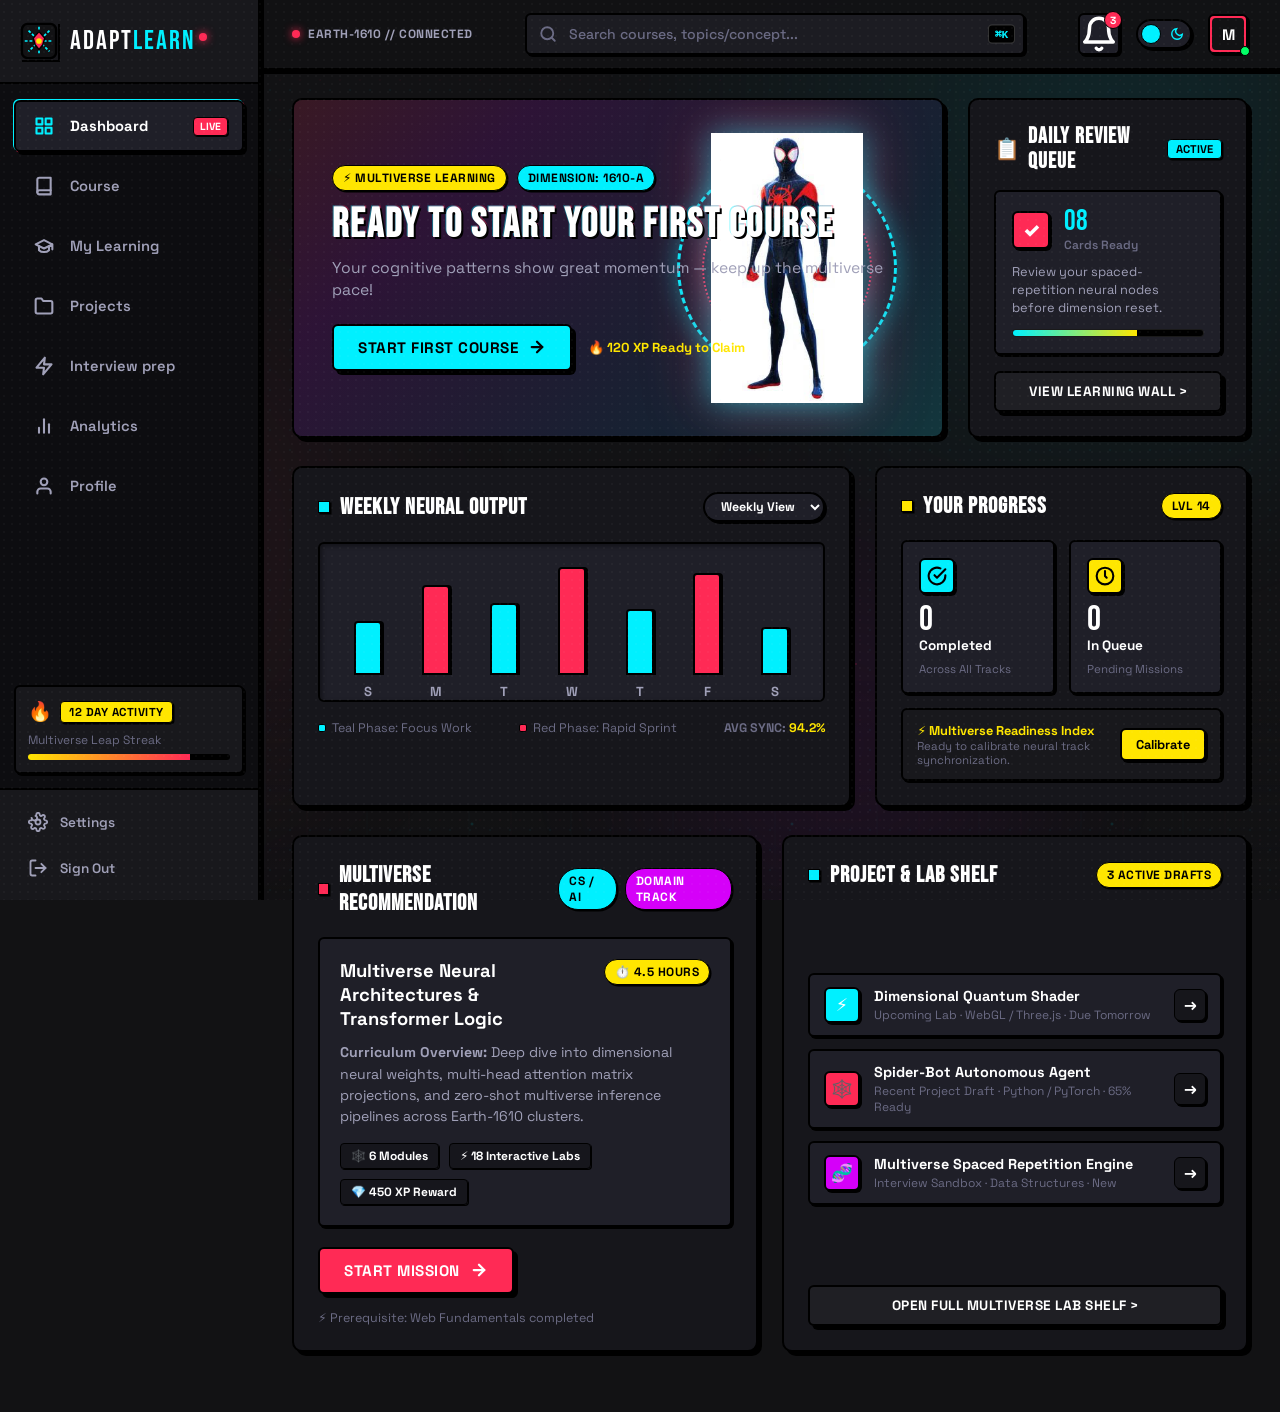
<file: index.html>
<!DOCTYPE html>
<html lang="en" data-theme="dark">

<head>
    <meta charset="UTF-8">
    <meta name="viewport" content="width=device-width, initial-scale=1.0">
    <meta name="description"
        content="ADAPTLEARN — Spider-Verse Neo-Brutalist Gamified Multiverse Learning Dashboard. Track neural activity, courses, missions, review queues, and streaks.">
    <title>ADAPTLEARN | Multiverse Learning Dashboard</title>
    <link rel="preconnect" href="https://fonts.googleapis.com">
    <link rel="preconnect" href="https://fonts.gstatic.com" crossorigin>
    <link
        href="https://fonts.googleapis.com/css2?family=Bebas+Neue&family=Space+Grotesk:wght@400;500;600;700&family=Inter:wght@400;500;600;700;800&family=Bangers&display=swap"
        rel="stylesheet">
    <link rel="stylesheet" href="index.css">
</head>

<body>
    <!-- Parallax Multiverse Background Layers -->
    <div class="antigravity-bg" id="antigravity-bg">
        <div class="bg-layer bg-layer--stars" id="layer-stars"></div>
        <div class="bg-layer bg-layer--cityscape" id="layer-cityscape"></div>
        <div class="bg-layer bg-layer--comic-grid" id="layer-comic-grid"></div>
        <div class="bg-layer bg-layer--shards" id="layer-shards"></div>
    </div>

    <!-- ========== 1. LEFT SIDEBAR NAVIGATION ========== -->
    <aside class="sidebar" id="sidebar">
        <!-- Brand Header: ADAPTLEARN in bold comic-slab with neon red accent dot -->
        <div class="sidebar-logo">
            <div class="logo-icon-wrap">
                <svg class="logo-spider-glyph" viewBox="0 0 40 40" fill="none" xmlns="http://www.w3.org/2000/svg">
                    <rect x="2" y="2" width="36" height="36" rx="6" fill="#121214" stroke="#000000"
                        stroke-width="2.5" />
                    <path d="M20 5 L20 35 M5 20 L35 20 M9 9 L31 31 M31 9 L9 31" stroke="#00F0FF" stroke-width="1.8"
                        stroke-dasharray="3 2" />
                    <polygon points="20,10 26,17 24,24 20,29 16,24 14,17" fill="#FF2A55" stroke="#000000"
                        stroke-width="1.5" />
                    <circle cx="20" cy="20" r="3" fill="#FFE600" />
                </svg>
            </div>
            <span class="logo-text">ADAPT<span class="logo-learn">LEARN</span><span class="logo-dot"></span></span>
        </div>

        <!-- Navigation Links (7 Main Tabs) -->
        <nav class="sidebar-nav">
            <!-- 1. Dashboard (Active state with bold border + cyan/red glitch highlight) -->
            <button class="nav-item active" data-page="dashboard" id="nav-dashboard">
                <div class="nav-icon-box">
                    <svg class="nav-icon" viewBox="0 0 24 24" fill="none" stroke="currentColor" stroke-width="2.5"
                        stroke-linecap="round" stroke-linejoin="round">
                        <rect x="3" y="3" width="7" height="7" />
                        <rect x="14" y="3" width="7" height="7" />
                        <rect x="14" y="14" width="7" height="7" />
                        <rect x="3" y="14" width="7" height="7" />
                    </svg>
                </div>
                <span>Dashboard</span>
                <div class="nav-glitch-badge">LIVE</div>
            </button>

            <!-- 2. Course -->
            <button class="nav-item" data-page="course" id="nav-course">
                <div class="nav-icon-box">
                    <svg class="nav-icon" viewBox="0 0 24 24" fill="none" stroke="currentColor" stroke-width="2.5"
                        stroke-linecap="round" stroke-linejoin="round">
                        <path d="M4 19.5A2.5 2.5 0 0 1 6.5 17H20" />
                        <path d="M6.5 2H20v20H6.5A2.5 2.5 0 0 1 4 19.5v-15A2.5 2.5 0 0 1 6.5 2z" />
                    </svg>
                </div>
                <span>Course</span>
            </button>

            <!-- 3. My Learning -->
            <button class="nav-item" data-page="my-learning" id="nav-my-learning">
                <div class="nav-icon-box">
                    <svg class="nav-icon" viewBox="0 0 24 24" fill="none" stroke="currentColor" stroke-width="2.5"
                        stroke-linecap="round" stroke-linejoin="round">
                        <path d="M22 10v6M2 10l10-5 10 5-10 5z" />
                        <path d="M6 12v5c3 3 9 3 12 0v-5" />
                    </svg>
                </div>
                <span>My Learning</span>
            </button>

            <!-- 4. Projects -->
            <button class="nav-item" data-page="projects" id="nav-projects">
                <div class="nav-icon-box">
                    <svg class="nav-icon" viewBox="0 0 24 24" fill="none" stroke="currentColor" stroke-width="2.5"
                        stroke-linecap="round" stroke-linejoin="round">
                        <path d="M22 19a2 2 0 0 1-2 2H4a2 2 0 0 1-2-2V5a2 2 0 0 1 2-2h5l2 3h9a2 2 0 0 1 2 2z" />
                    </svg>
                </div>
                <span>Projects</span>
            </button>

            <!-- 5. Interview Prep -->
            <button class="nav-item" data-page="interview-prep" id="nav-interview-prep">
                <div class="nav-icon-box">
                    <svg class="nav-icon" viewBox="0 0 24 24" fill="none" stroke="currentColor" stroke-width="2.5"
                        stroke-linecap="round" stroke-linejoin="round">
                        <polygon points="13 2 3 14 12 14 11 22 21 10 12 10 13 2" />
                    </svg>
                </div>
                <span>Interview prep</span>
            </button>

            <!-- 6. Analytics -->
            <button class="nav-item" data-page="analytics" id="nav-analytics">
                <div class="nav-icon-box">
                    <svg class="nav-icon" viewBox="0 0 24 24" fill="none" stroke="currentColor" stroke-width="2.5"
                        stroke-linecap="round" stroke-linejoin="round">
                        <line x1="18" y1="20" x2="18" y2="10" />
                        <line x1="12" y1="20" x2="12" y2="4" />
                        <line x1="6" y1="20" x2="6" y2="14" />
                    </svg>
                </div>
                <span>Analytics</span>
            </button>

            <!-- 7. Profile -->
            <button class="nav-item" data-page="profile" id="nav-profile">
                <div class="nav-icon-box">
                    <svg class="nav-icon" viewBox="0 0 24 24" fill="none" stroke="currentColor" stroke-width="2.5"
                        stroke-linecap="round" stroke-linejoin="round">
                        <path d="M20 21v-2a4 4 0 0 0-4-4H8a4 4 0 0 0-4 4v2" />
                        <circle cx="12" cy="7" r="4" />
                    </svg>
                </div>
                <span>Profile</span>
            </button>
        </nav>

        <!-- Bottom Sidebar Widget: Daily Streak Card -->
        <div class="sidebar-streak-wrap">
            <div class="daily-streak-card neo-box">
                <div class="streak-card-top">
                    <span class="streak-flame-icon">🔥</span>
                    <span class="streak-badge-yellow">12 DAY ACTIVITY</span>
                </div>
                <div class="streak-card-body">
                    <div class="streak-meta-text">Multiverse Leap Streak</div>
                    <div class="streak-mini-progress">
                        <div class="streak-mini-bar" style="width: 80%"></div>
                    </div>
                </div>
            </div>
        </div>

        <!-- Settings & Sign Out Anchored at Bottom -->
        <div class="sidebar-bottom">
            <button class="nav-item nav-item--small" id="nav-settings">
                <svg class="nav-icon" viewBox="0 0 24 24" fill="none" stroke="currentColor" stroke-width="2.2"
                    stroke-linecap="round" stroke-linejoin="round">
                    <circle cx="12" cy="12" r="3" />
                    <path
                        d="M19.4 15a1.65 1.65 0 0 0 .33 1.82l.06.06a2 2 0 0 1 0 2.83 2 2 0 0 1-2.83 0l-.06-.06a1.65 1.65 0 0 0-1.82-.33 1.65 1.65 0 0 0-1 1.51V21a2 2 0 0 1-2 2 2 2 0 0 1-2-2v-.09A1.65 1.65 0 0 0 9 19.4a1.65 1.65 0 0 0-1.82.33l-.06.06a2 2 0 0 1-2.83 0 2 2 0 0 1 0-2.83l.06-.06A1.65 1.65 0 0 0 4.68 15a1.65 1.65 0 0 0-1.51-1H3a2 2 0 0 1-2-2 2 2 0 0 1 2-2h.09A1.65 1.65 0 0 0 4.6 9a1.65 1.65 0 0 0-.33-1.82l-.06-.06a2 2 0 0 1 0 2.83 2 2 0 0 1 2.83 0l.06.06A1.65 1.65 0 0 0 9 4.68a1.65 1.65 0 0 0 1-1.51V3a2 2 0 0 1 2-2 2 2 0 0 1 2 2v.09a1.65 1.65 0 0 0 1 1.51 1.65 1.65 0 0 0 1.82-.33l.06-.06a2 2 0 0 1 2.83 0 2 2 0 0 1 0 2.83l-.06.06A1.65 1.65 0 0 0 19.4 9a1.65 1.65 0 0 0 1.51 1H21a2 2 0 0 1 2 2 2 2 0 0 1-2 2h-.09a1.65 1.65 0 0 0-1.51 1z" />
                </svg>
                <span>Settings</span>
            </button>
            <button class="nav-item nav-item--small nav-item--signout" id="nav-signout">
                <svg class="nav-icon" viewBox="0 0 24 24" fill="none" stroke="currentColor" stroke-width="2.2"
                    stroke-linecap="round" stroke-linejoin="round">
                    <path d="M9 21H5a2 2 0 0 1-2-2V5a2 2 0 0 1 2-2h4" />
                    <polyline points="16 17 21 12 16 7" />
                    <line x1="21" y1="12" x2="9" y2="12" />
                </svg>
                <span>Sign Out</span>
            </button>
        </div>
    </aside>

    <!-- ========== MAIN CONTENT WRAPPER ========== -->
    <div class="main-wrapper">
        <!-- ========== 2. TOP HEADER ========== -->
        <header class="header" id="header">
            <div class="header-left">
                <button class="mobile-menu-btn" id="mobile-menu-btn" aria-label="Toggle menu">
                    <svg viewBox="0 0 24 24" fill="none" stroke="currentColor" stroke-width="2.5">
                        <line x1="3" y1="6" x2="21" y2="6" />
                        <line x1="3" y1="12" x2="21" y2="12" />
                        <line x1="3" y1="18" x2="21" y2="18" />
                    </svg>
                </button>
                <div class="header-dimension-tag">
                    <span class="pulse-dot"></span>
                    <span class="dim-label">EARTH-1610 // CONNECTED</span>
                </div>
            </div>

            <!-- Global Search Bar: Centered input with hard-edged border -->
            <div class="header-search">
                <svg class="search-icon" viewBox="0 0 24 24" fill="none" stroke="currentColor" stroke-width="2.5"
                    stroke-linecap="round" stroke-linejoin="round">
                    <circle cx="11" cy="11" r="8" />
                    <line x1="21" y1="21" x2="16.65" y2="16.65" />
                </svg>
                <input type="text" class="search-input neo-input" id="search-input"
                    placeholder="Search courses, topics/concept..." autocomplete="off">
                <kbd class="search-kbd">⌘K</kbd>
            </div>

            <!-- Top Right Actions: Theme toggle & notification icons -->
            <div class="header-right">
                <!-- Notifications icon -->
                <button class="header-action-btn neo-btn-icon" id="notif-btn" aria-label="Notifications"
                    title="Notifications">
                    <svg viewBox="0 0 24 24" fill="none" stroke="currentColor" stroke-width="2.2" stroke-linecap="round"
                        stroke-linejoin="round">
                        <path d="M18 8A6 6 0 0 0 6 8c0 7-3 9-3 9h18s-3-2-3-9" />
                        <path d="M13.73 21a2 2 0 0 1-3.46 0" />
                    </svg>
                    <span class="notif-badge">3</span>
                </button>

                <!-- Dark / Light Mode Quick Toggle -->
                <div class="theme-toggle" id="theme-toggle" role="button" aria-label="Toggle dark/light mode"
                    tabindex="0">
                    <div class="theme-toggle-track">
                        <svg class="theme-icon theme-icon--sun" viewBox="0 0 24 24" fill="none" stroke="currentColor"
                            stroke-width="2.5">
                            <circle cx="12" cy="12" r="5" />
                            <line x1="12" y1="1" x2="12" y2="3" />
                            <line x1="12" y1="21" x2="12" y2="23" />
                            <line x1="4.22" y1="4.22" x2="5.64" y2="5.64" />
                            <line x1="18.36" y1="18.36" x2="19.78" y2="19.78" />
                            <line x1="1" y1="12" x2="3" y2="12" />
                            <line x1="21" y1="12" x2="23" y2="12" />
                            <line x1="4.22" y1="19.78" x2="5.64" y2="18.36" />
                            <line x1="18.36" y1="5.64" x2="19.78" y2="4.22" />
                        </svg>
                        <svg class="theme-icon theme-icon--moon" viewBox="0 0 24 24" fill="none" stroke="currentColor"
                            stroke-width="2.5">
                            <path d="M21 12.79A9 9 0 1 1 11.21 3 7 7 0 0 0 21 12.79z" />
                        </svg>
                        <div class="theme-toggle-thumb"></div>
                    </div>
                </div>

                <!-- User Profile Avatar -->
                <div class="header-avatar" id="header-avatar" title="Miles Morales">
                    <div class="avatar-ring">
                        <div class="avatar-inner">M</div>
                    </div>
                    <div class="avatar-status"></div>
                </div>
            </div>
        </header>

        <!-- ========== 3. MAIN CONTENT GRID ========== -->
        <main class="content" id="content">

            <!-- ===== TAB 1: DASHBOARD PAGE ===== -->
            <section class="page page--dashboard active" id="page-dashboard">

                <!-- ─── TOP SECTION: HERO BANNER & REVIEW QUEUE CARD ─── -->
                <div class="dashboard-top-section">
                    <!-- Hero Banner (Multiverse Learning - 70% width) -->
                    <div class="hero-banner neo-card neo-card--hero">
                        <!-- Gradient Wash Background with Stylized Miles Silhouette -->
                        <div class="hero-bg-wash"></div>
                        <div class="hero-visual-graphic">
                            <!-- Integrated Miles Morales Artwork with Neo-Brutalist Frame -->
                            <div class="hero-character-portal">
                                <div class="portal-ring-outer"></div>
                                <div class="portal-ring-inner"></div>
                                <img src="unnamed.jpg" alt="Miles Morales Spider-Verse" class="hero-character-img">
                                <div class="hero-character-glow"></div>
                            </div>
                        </div>

                        <div class="hero-content">
                            <!-- Top Tag: Electric yellow pill tag reading Multiverse Learning -->
                            <div class="hero-tag-wrap">
                                <span class="tag-pill tag-pill--yellow">⚡ Multiverse Learning</span>
                                <span class="tag-pill tag-pill--cyan">DIMENSION: 1610-A</span>
                            </div>

                            <!-- Main Title: Heavy uppercase headline -->
                            <h1 class="hero-headline glitch-text" data-text="READY TO START YOUR FIRST COURSE">READY TO
                                START YOUR FIRST COURSE</h1>

                            <!-- Subtext -->
                            <p class="hero-subtext">Your cognitive patterns show great momentum — keep up the multiverse
                                pace!</p>

                            <!-- Primary CTA: Neo-brutalist button with cyan/neon-blue fill, black border, offset drop shadow -->
                            <div class="hero-cta-wrap">
                                <button class="neo-btn neo-btn--cyan" id="hero-cta-btn">
                                    <span>Start First Course</span>
                                    <svg class="btn-arrow" viewBox="0 0 24 24" fill="none" stroke="currentColor"
                                        stroke-width="3" stroke-linecap="round" stroke-linejoin="round">
                                        <line x1="5" y1="12" x2="19" y2="12" />
                                        <polyline points="12 5 19 12 12 19" />
                                    </svg>
                                </button>
                                <span class="hero-sub-badge">🔥 120 XP Ready to Claim</span>
                            </div>
                        </div>
                    </div>

                    <!-- Review Queue Card (30% width) -->
                    <div class="review-queue-card neo-card">
                        <div class="queue-header">
                            <div class="queue-title-wrap">
                                <span class="queue-icon">📋</span>
                                <h2 class="queue-title">Daily Review Queue</h2>
                            </div>
                            <span class="queue-status-tag">ACTIVE</span>
                        </div>

                        <div class="queue-metric-box neo-box">
                            <div class="queue-badge-row">
                                <div class="queue-checkmark-badge">✓</div>
                                <div class="queue-counter-wrap">
                                    <span class="queue-count-number">08</span>
                                    <span class="queue-count-label">Cards Ready</span>
                                </div>
                            </div>
                            <p class="queue-desc">Review your spaced-repetition neural nodes before dimension reset.</p>
                            <div class="queue-progress-bar">
                                <div class="queue-progress-fill" style="width: 65%"></div>
                            </div>
                        </div>

                        <!-- Action Link: Bottom button reading "View Learning Wall >" -->
                        <button class="neo-btn neo-btn--outline queue-cta-btn" id="btn-view-learning-wall">
                            <span>View Learning Wall &gt;</span>
                        </button>
                    </div>
                </div>

                <!-- ─── MIDDLE SECTION: NEURAL ACTIVITY & QUICK PROGRESS ─── -->
                <div class="dashboard-middle-section">
                    <!-- Weekly Activity Chart (Neural Output - 60% width) -->
                    <div class="neural-activity-card neo-card">
                        <div class="card-header">
                            <div class="card-title-group">
                                <div class="accent-square accent-square--teal"></div>
                                <h2 class="card-title">Weekly Neural Output</h2>
                            </div>
                            <!-- Weekly / Daily Dropdown Pill -->
                            <div class="pill-dropdown-wrap">
                                <select class="neo-dropdown-pill" id="neural-frequency-select"
                                    aria-label="Frequency Range">
                                    <option value="weekly">Weekly View</option>
                                    <option value="daily">Daily View</option>
                                </select>
                            </div>
                        </div>

                        <!-- Data Visualization: 7-day vertical bar chart (S, M, T, W, T, F, S) with alternating teal and neon red brutalist solid bars -->
                        <div class="neural-chart-wrap">
                            <div class="neural-bar-chart" id="neural-bar-chart">
                                <!-- Day 1: S (Sunday) - Teal -->
                                <div class="neural-bar-col">
                                    <div class="bar-track">
                                        <div class="bar-fill bar-fill--teal" style="height: 45%" data-val="4.5h"
                                            title="Sun: 4.5h Neural Output"></div>
                                    </div>
                                    <span class="bar-day-label">S</span>
                                </div>
                                <!-- Day 2: M (Monday) - Neon Red -->
                                <div class="neural-bar-col">
                                    <div class="bar-track">
                                        <div class="bar-fill bar-fill--red" style="height: 75%" data-val="7.5h"
                                            title="Mon: 7.5h Neural Output"></div>
                                    </div>
                                    <span class="bar-day-label">M</span>
                                </div>
                                <!-- Day 3: T (Tuesday) - Teal -->
                                <div class="neural-bar-col">
                                    <div class="bar-track">
                                        <div class="bar-fill bar-fill--teal" style="height: 60%" data-val="6.0h"
                                            title="Tue: 6.0h Neural Output"></div>
                                    </div>
                                    <span class="bar-day-label">T</span>
                                </div>
                                <!-- Day 4: W (Wednesday) - Neon Red -->
                                <div class="neural-bar-col">
                                    <div class="bar-track">
                                        <div class="bar-fill bar-fill--red" style="height: 90%" data-val="9.0h"
                                            title="Wed: 9.0h Neural Output"></div>
                                    </div>
                                    <span class="bar-day-label">W</span>
                                </div>
                                <!-- Day 5: T (Thursday) - Teal -->
                                <div class="neural-bar-col">
                                    <div class="bar-track">
                                        <div class="bar-fill bar-fill--teal" style="height: 55%" data-val="5.5h"
                                            title="Thu: 5.5h Neural Output"></div>
                                    </div>
                                    <span class="bar-day-label">T</span>
                                </div>
                                <!-- Day 6: F (Friday) - Neon Red -->
                                <div class="neural-bar-col">
                                    <div class="bar-track">
                                        <div class="bar-fill bar-fill--red" style="height: 85%" data-val="8.5h"
                                            title="Fri: 8.5h Neural Output"></div>
                                    </div>
                                    <span class="bar-day-label">F</span>
                                </div>
                                <!-- Day 7: S (Saturday) - Teal -->
                                <div class="neural-bar-col">
                                    <div class="bar-track">
                                        <div class="bar-fill bar-fill--teal" style="height: 40%" data-val="4.0h"
                                            title="Sat: 4.0h Neural Output"></div>
                                    </div>
                                    <span class="bar-day-label">S</span>
                                </div>
                            </div>

                            <div class="chart-footer-metrics">
                                <div class="chart-stat-chip">
                                    <span class="chip-dot chip-dot--teal"></span>
                                    <span>Teal Phase: Focus Work</span>
                                </div>
                                <div class="chart-stat-chip">
                                    <span class="chip-dot chip-dot--red"></span>
                                    <span>Red Phase: Rapid Sprint</span>
                                </div>
                                <div class="chart-total-stat">
                                    <span class="total-label">AVG SYNC:</span>
                                    <span class="total-val">94.2%</span>
                                </div>
                            </div>
                        </div>
                    </div>

                    <!-- Your Progress Widget (40% width) -->
                    <div class="your-progress-card neo-card">
                        <div class="card-header">
                            <div class="card-title-group">
                                <div class="accent-square accent-square--yellow"></div>
                                <h2 class="card-title">Your Progress</h2>
                            </div>
                            <span class="tag-pill tag-pill--yellow">LVL 14</span>
                        </div>

                        <div class="progress-tiles-grid">
                            <!-- Metric 1: Boxed tile displaying [Icon] 0 Completed -->
                            <div class="progress-metric-tile neo-box">
                                <div class="metric-icon-wrap icon--completed">
                                    <svg viewBox="0 0 24 24" fill="none" stroke="currentColor" stroke-width="2.5"
                                        stroke-linecap="round" stroke-linejoin="round">
                                        <path d="M22 11.08V12a10 10 0 1 1-5.93-9.14" />
                                        <polyline points="22 4 12 14.01 9 11.01" />
                                    </svg>
                                </div>
                                <div class="metric-info">
                                    <div class="metric-counter" id="prog-completed-count">0</div>
                                    <div class="metric-name">Completed</div>
                                </div>
                                <div class="metric-sub">Across All Tracks</div>
                            </div>

                            <!-- Metric 2: Boxed tile displaying [Icon] 0 In Queue -->
                            <div class="progress-metric-tile neo-box">
                                <div class="metric-icon-wrap icon--queue">
                                    <svg viewBox="0 0 24 24" fill="none" stroke="currentColor" stroke-width="2.5"
                                        stroke-linecap="round" stroke-linejoin="round">
                                        <circle cx="12" cy="12" r="10" />
                                        <polyline points="12 6 12 12 14 14" />
                                    </svg>
                                </div>
                                <div class="metric-info">
                                    <div class="metric-counter" id="prog-queue-count">0</div>
                                    <div class="metric-name">In Queue</div>
                                </div>
                                <div class="metric-sub">Pending Missions</div>
                            </div>
                        </div>

                        <!-- Mini Quick Action Banner -->
                        <div class="progress-banner-box neo-box">
                            <div class="banner-text-group">
                                <span class="banner-title">⚡ Multiverse Readiness Index</span>
                                <span class="banner-subtitle">Ready to calibrate neural track synchronization.</span>
                            </div>
                            <button class="neo-btn-sm neo-btn--yellow" id="btn-calibrate">Calibrate</button>
                        </div>
                    </div>
                </div>

                <!-- ─── BOTTOM SECTION: RECOMMENDED MISSIONS & ACTIVE TRACKS ─── -->
                <div class="dashboard-bottom-section">
                    <!-- Multiverse Recommendation Card (Left) -->
                    <div class="recommendation-card neo-card">
                        <div class="card-header">
                            <div class="card-title-group">
                                <div class="accent-square accent-square--red"></div>
                                <h2 class="card-title">Multiverse Recommendation</h2>
                            </div>
                            <!-- Dual pill badges: CS/AI, Domain Track -->
                            <div class="dual-badge-wrap">
                                <span class="tag-pill tag-pill--cyan">CS / AI</span>
                                <span class="tag-pill tag-pill--magenta">Domain Track</span>
                            </div>
                        </div>

                        <div class="mission-content-box neo-box">
                            <div class="mission-top-row">
                                <h3 class="mission-title">Multiverse Neural Architectures & Transformer Logic</h3>
                                <!-- Electric yellow duration/time badge -->
                                <span class="tag-pill tag-pill--yellow mission-time-badge">⏱️ 4.5 HOURS</span>
                            </div>

                            <p class="mission-curriculum-overview">
                                <strong>Curriculum Overview:</strong> Deep dive into dimensional neural weights,
                                multi-head attention matrix projections, and zero-shot multiverse inference pipelines
                                across Earth-1610 clusters.
                            </p>

                            <div class="mission-milestones-row">
                                <div class="milestone-chip">🕸️ 6 Modules</div>
                                <div class="milestone-chip">⚡ 18 Interactive Labs</div>
                                <div class="milestone-chip">💎 450 XP Reward</div>
                            </div>
                        </div>

                        <!-- CTA Button: "Start Mission" button with bold neon-red outline and hard-edge drop shadow -->
                        <div class="mission-action-row">
                            <button class="neo-btn neo-btn--red" id="btn-start-mission">
                                <span>Start Mission</span>
                                <svg class="btn-arrow" viewBox="0 0 24 24" fill="none" stroke="currentColor"
                                    stroke-width="3" stroke-linecap="round" stroke-linejoin="round">
                                    <line x1="5" y1="12" x2="19" y2="12" />
                                    <polyline points="12 5 19 12 12 19" />
                                </svg>
                            </button>
                            <span class="mission-hint">⚡ Prerequisite: Web Fundamentals completed</span>
                        </div>
                    </div>

                    <!-- Project/Resource Shelf (Right companion card) -->
                    <div class="project-shelf-card neo-card">
                        <div class="card-header">
                            <div class="card-title-group">
                                <div class="accent-square accent-square--teal"></div>
                                <h2 class="card-title">Project & Lab Shelf</h2>
                            </div>
                            <span class="tag-pill tag-pill--yellow">3 Active Drafts</span>
                        </div>

                        <div class="shelf-items-list" id="dashboard-shelf-list">
                            <!-- Lab Item 1 -->
                            <div class="shelf-item neo-box">
                                <div class="shelf-icon-badge badge--cyan">⚡</div>
                                <div class="shelf-item-details">
                                    <div class="shelf-item-title">Dimensional Quantum Shader</div>
                                    <div class="shelf-item-sub">Upcoming Lab · WebGL / Three.js · Due Tomorrow</div>
                                </div>
                                <button class="neo-btn-icon-sm" title="Resume Lab">→</button>
                            </div>

                            <!-- Lab Item 2 -->
                            <div class="shelf-item neo-box">
                                <div class="shelf-icon-badge badge--red">🕸️</div>
                                <div class="shelf-item-details">
                                    <div class="shelf-item-title">Spider-Bot Autonomous Agent</div>
                                    <div class="shelf-item-sub">Recent Project Draft · Python / PyTorch · 65% Ready
                                    </div>
                                </div>
                                <button class="neo-btn-icon-sm" title="Resume Project">→</button>
                            </div>

                            <!-- Lab Item 3 -->
                            <div class="shelf-item neo-box">
                                <div class="shelf-icon-badge badge--magenta">🧬</div>
                                <div class="shelf-item-details">
                                    <div class="shelf-item-title">Multiverse Spaced Repetition Engine</div>
                                    <div class="shelf-item-sub">Interview Sandbox · Data Structures · New</div>
                                </div>
                                <button class="neo-btn-icon-sm" title="Explore Sandbox">→</button>
                            </div>
                        </div>

                        <button class="neo-btn neo-btn--outline shelf-view-all" id="btn-view-all-projects">
                            <span>Open Full Multiverse Lab Shelf &gt;</span>
                        </button>
                    </div>
                </div>

            </section>

            <!-- ===== TAB 2: COURSE PAGE ===== -->
            <section class="page page--course" id="page-course">
                <div class="page-top-header neo-box">
                    <div class="page-title-wrap">
                        <span class="tag-pill tag-pill--red">DIMENSIONAL CATALOG</span>
                        <h1 class="page-title glitch-text" data-text="COURSE DIRECTORY">COURSE DIRECTORY</h1>
                        <p class="page-desc">Master cross-dimensional engineering, artificial intelligence, and software
                            paradigms across the multiverse.</p>
                    </div>
                    <div class="filter-bar">
                        <button class="filter-btn active" data-filter="all">All Tracks (15)</button>
                        <button class="filter-btn" data-filter="ai-ml">🤖 AI & Machine Learning (5)</button>
                        <button class="filter-btn" data-filter="web-dev">💻 Full Stack Web Dev (5)</button>
                        <button class="filter-btn" data-filter="ui-ux">🎨 UI/UX & Design (5)</button>
                        <button class="filter-btn" data-filter="in-progress">In Progress</button>
                        <button class="filter-btn" data-filter="completed">Completed</button>
                    </div>
                </div>
                <div class="courses-full-grid" id="courses-full-grid">
                    <!-- Populated by JS -->
                </div>
            </section>

            <!-- ===== TAB 3: MY LEARNING PAGE ===== -->
            <section class="page page--my-learning" id="page-my-learning">
                <div class="page-top-header neo-box">
                    <div class="page-title-wrap">
                        <span class="tag-pill tag-pill--cyan">ACTIVE SYNC</span>
                        <h1 class="page-title glitch-text" data-text="MY LEARNING REPOSITORY">MY LEARNING REPOSITORY
                        </h1>
                        <p class="page-desc">Your enrolled syllabus, ongoing modules, and neural memory checkpoint
                            history.</p>
                    </div>
                </div>
                <div class="my-learning-grid" id="my-learning-grid">
                    <!-- Populated dynamically -->
                </div>
            </section>

            <!-- ===== TAB 4: PROJECTS PAGE ===== -->
            <section class="page page--projects" id="page-projects">
                <div class="page-top-header neo-box">
                    <div class="page-title-wrap">
                        <span class="tag-pill tag-pill--yellow">MULTIVERSE LABS</span>
                        <h1 class="page-title glitch-text" data-text="PROJECT SHOWCASE">PROJECT SHOWCASE</h1>
                        <p class="page-desc">Real-world production builds, full-stack prototypes, and open-source
                            contributions.</p>
                    </div>
                </div>
                <div class="projects-full-grid" id="projects-full-grid">
                    <!-- Populated by JS -->
                </div>
            </section>

            <!-- ===== TAB 5: INTERVIEW PREP PAGE ===== -->
            <section class="page page--interview-prep" id="page-interview-prep">
                <div class="page-top-header neo-box">
                    <div class="page-title-wrap">
                        <span class="tag-pill tag-pill--magenta">FAANG & MULTIVERSE DRILLS</span>
                        <h1 class="page-title glitch-text" data-text="INTERVIEW PREP ARENA">INTERVIEW PREP ARENA</h1>
                        <p class="page-desc">Algorithmic duels, system architecture simulations, and behavioral
                            telemetry coaching.</p>
                    </div>
                </div>
                <div class="interview-prep-grid">
                    <div class="prep-card neo-card">
                        <div class="card-header">
                            <h2 class="card-title">⚔️ Daily Algorithmic Duel</h2>
                            <span class="tag-pill tag-pill--red">HARD</span>
                        </div>
                        <div class="neo-box prep-detail-box">
                            <h3>Multiverse Graph Traversal (Shortest Quantum Path)</h3>
                            <p>Find the minimum energy hops across 12 dimensional nodes with non-linear distortion
                                weights.</p>
                            <div class="prep-tags">
                                <span class="project-tag">Dijkstra</span>
                                <span class="project-tag">Dynamic Programming</span>
                                <span class="project-tag">Python</span>
                            </div>
                        </div>
                        <button class="neo-btn neo-btn--cyan" style="margin-top: 16px;">Launch Code Arena</button>
                    </div>

                    <div class="prep-card neo-card">
                        <div class="card-header">
                            <h2 class="card-title">🛡️ System Design Arena</h2>
                            <span class="tag-pill tag-pill--cyan">MID-LEVEL</span>
                        </div>
                        <div class="neo-box prep-detail-box">
                            <h3>Design a Zero-G Spaced Repetition Web Scaler</h3>
                            <p>Scale real-time telemetry events for 500,000 active multiverse learners using WebSockets
                                and Redis.</p>
                            <div class="prep-tags">
                                <span class="project-tag">Kafka</span>
                                <span class="project-tag">Redis</span>
                                <span class="project-tag">Architecture</span>
                            </div>
                        </div>
                        <button class="neo-btn neo-btn--red" style="margin-top: 16px;">Start Design Canvas</button>
                    </div>
                </div>

                <!-- ─── Interactive AI Interview Coach Chatbox Block ─── -->
                <div class="prep-chatbox-card neo-card" style="margin-top: 28px;">
                    <div class="card-header">
                        <div class="card-title-group">
                            <div class="accent-square accent-square--yellow"></div>
                            <h2 class="card-title">🤖 Multiverse AI Mock Interview Coach</h2>
                        </div>
                        <div class="chat-header-actions">
                            <span class="tag-pill tag-pill--yellow">⚡ GPT-4o NEURAL SYNC</span>
                            <span class="tag-pill tag-pill--cyan">LIVE DRILL</span>
                        </div>
                    </div>

                    <div class="chatbox-container neo-box">
                        <!-- Chat message thread -->
                        <div class="chat-messages-thread" id="chat-messages-thread">
                            <div class="chat-msg chat-msg--bot">
                                <div class="chat-avatar avatar--bot">🕷️</div>
                                <div class="chat-bubble neo-box">
                                    <div class="chat-sender">M.O.D.E.L. Interview AI <span class="chat-timestamp">Just
                                            now</span></div>
                                    <p>Welcome to the <strong>Multiverse Interview Arena</strong>, Miles! 👋</p>
                                    <p>I'm your real-time FAANG & Multiverse AI Coach. Choose a topic below or type your
                                        technical answer to begin mock simulation:</p>
                                    <div class="chat-quick-replies">
                                        <button class="quick-reply-btn"
                                            data-reply="Explain how to detect cycles in a directed quantum graph">🕸️
                                            Graph Cycles</button>
                                        <button class="quick-reply-btn"
                                            data-reply="How would you design a distributed cache with LRU eviction?">⚡
                                            Distributed Cache</button>
                                        <button class="quick-reply-btn"
                                            data-reply="What is the difference between supervised and self-supervised learning in transformers?">🤖
                                            Transformer Attention</button>
                                    </div>
                                </div>
                            </div>
                        </div>

                        <!-- Chat input bar -->
                        <form class="chat-input-form" id="chat-input-form">
                            <input type="text" class="chat-input neo-input" id="chat-input-field"
                                placeholder="Type your answer, ask for hints, or paste pseudo-code..."
                                autocomplete="off">
                            <button type="submit" class="neo-btn neo-btn--cyan chat-send-btn">
                                <span>Send</span>
                                <svg viewBox="0 0 24 24" fill="none" stroke="currentColor" stroke-width="2.5" width="16"
                                    height="16">
                                    <line x1="22" y1="2" x2="11" y2="13" />
                                    <polygon points="22 2 15 22 11 13 2 9 22 2" />
                                </svg>
                            </button>
                        </form>
                    </div>
                </div>
            </section>

            <!-- ===== TAB 6: ANALYTICS PAGE ===== -->
            <section class="page page--analytics" id="page-analytics">
                <div class="page-top-header neo-box">
                    <div class="page-title-wrap">
                        <span class="tag-pill tag-pill--cyan">TELEMETRY</span>
                        <h1 class="page-title glitch-text" data-text="NEURAL ANALYTICS">NEURAL ANALYTICS</h1>
                        <p class="page-desc">Comprehensive learning metrics, velocity telemetry, and mastery breakdowns.
                        </p>
                    </div>
                </div>
                <div class="analytics-grid">
                    <div class="card analytics-stat-card neo-card">
                        <div class="analytics-stat-icon" style="--accent: var(--neon-red)">
                            <svg viewBox="0 0 24 24" fill="none" stroke="currentColor" stroke-width="2.5">
                                <polyline points="23 6 13.5 15.5 8.5 10.5 1 18" />
                            </svg>
                        </div>
                        <div class="analytics-stat-value">87%</div>
                        <div class="analytics-stat-label">Completion Rate</div>
                        <div class="analytics-stat-change positive">+12% vs last month</div>
                    </div>
                    <div class="card analytics-stat-card neo-card">
                        <div class="analytics-stat-icon" style="--accent: var(--neon-cyan)">
                            <svg viewBox="0 0 24 24" fill="none" stroke="currentColor" stroke-width="2.5">
                                <circle cx="12" cy="12" r="10" />
                                <polyline points="12 6 12 12 16 14" />
                            </svg>
                        </div>
                        <div class="analytics-stat-value">2.4h</div>
                        <div class="analytics-stat-label">Avg. Daily Study</div>
                        <div class="analytics-stat-change positive">+0.3h vs last month</div>
                    </div>
                    <div class="card analytics-stat-card neo-card">
                        <div class="analytics-stat-icon" style="--accent: var(--neon-yellow)">
                            <svg viewBox="0 0 24 24" fill="none" stroke="currentColor" stroke-width="2.5">
                                <path
                                    d="M12 2l3.09 6.26L22 9.27l-5 4.87 1.18 6.88L12 17.77l-6.18 3.25L7 14.14 2 9.27l6.91-1.01L12 2z" />
                            </svg>
                        </div>
                        <div class="analytics-stat-value">4,820</div>
                        <div class="analytics-stat-label">Total XP Earned</div>
                        <div class="analytics-stat-change positive">+640 this week</div>
                    </div>
                    <div class="card analytics-stat-card neo-card">
                        <div class="analytics-stat-icon" style="--accent: var(--neon-red)">
                            <svg viewBox="0 0 24 24" fill="none" stroke="currentColor" stroke-width="2.5">
                                <path d="M17 21v-2a4 4 0 0 0-4-4H5a4 4 0 0 0-4 4v2" />
                                <circle cx="9" cy="7" r="4" />
                            </svg>
                        </div>
                        <div class="analytics-stat-value">#14</div>
                        <div class="analytics-stat-label">Leaderboard Rank</div>
                        <div class="analytics-stat-change positive">↑ 3 positions</div>
                    </div>

                    <div class="card card--wide neo-card">
                        <div class="card-header">
                            <h2 class="card-title">Weekly Learning Hours</h2>
                        </div>
                        <div class="chart-wrapper chart-wrapper--large">
                            <canvas id="analytics-bar-chart"></canvas>
                        </div>
                    </div>

                    <div class="card card--wide neo-card">
                        <div class="card-header">
                            <h2 class="card-title">Skills Breakdown</h2>
                        </div>
                        <div class="skills-breakdown" id="skills-breakdown">
                            <!-- Populated by JS -->
                        </div>
                    </div>
                </div>
            </section>

            <!-- ===== TAB 7: PROFILE PAGE ===== -->
            <section class="page page--profile" id="page-profile">
                <div class="page-top-header neo-box">
                    <div class="page-title-wrap">
                        <span class="tag-pill tag-pill--red">STUDENT IDENTITY</span>
                        <h1 class="page-title glitch-text" data-text="MILES MORALES // EARTH-1610">MILES MORALES //
                            EARTH-1610</h1>
                        <p class="page-desc">Brooklyn Visions Academy · Multiverse Scholar Level 14 · Bio-Electric
                            Engineering Track.</p>
                    </div>
                </div>
                <div class="profile-layout-grid">
                    <div class="profile-main-card neo-card">
                        <div class="profile-avatar-banner">
                            <div class="profile-avatar-large">M</div>
                            <div class="profile-user-meta">
                                <h2>Miles Morales</h2>
                                <p class="highlight-cyan">miles.morales@visionacademy.edu</p>
                                <span class="tag-pill tag-pill--yellow" style="margin-top: 8px;">🔥 12 DAY STREAK
                                    ACTIVE</span>
                            </div>
                        </div>
                        <div class="profile-stats-row neo-box" style="margin-top: 24px;">
                            <div class="profile-stat-item">
                                <span class="stat-big">4,820</span>
                                <span class="stat-sub">XP Points</span>
                            </div>
                            <div class="profile-stat-item">
                                <span class="stat-big">#14</span>
                                <span class="stat-sub">Multiverse Rank</span>
                            </div>
                            <div class="profile-stat-item">
                                <span class="stat-big">9</span>
                                <span class="stat-sub">Badges Earned</span>
                            </div>
                        </div>
                    </div>

                    <div class="profile-badges-card neo-card">
                        <div class="card-header">
                            <h2 class="card-title">🏆 Multiverse Badges</h2>
                        </div>
                        <div class="badges-grid-wrap">
                            <div class="badge-item neo-box"><span class="badge-emoji">⚡</span><strong>Zero-G
                                    Pioneer</strong></div>
                            <div class="badge-item neo-box"><span class="badge-emoji">🕸️</span><strong>Web
                                    Mastery</strong></div>
                            <div class="badge-item neo-box"><span class="badge-emoji">🔥</span><strong>12-Day
                                    Leaper</strong></div>
                            <div class="badge-item neo-box"><span class="badge-emoji">🤖</span><strong>Neural
                                    Sync</strong></div>
                            <div class="badge-item neo-box"><span class="badge-emoji">💎</span><strong>Diamond
                                    Mind</strong></div>
                            <div class="badge-item neo-box"><span class="badge-emoji">🎨</span><strong>Glitch
                                    Artist</strong></div>
                        </div>
                    </div>
                </div>
            </section>

        </main>
    </div>

    <!-- Comic Halftone & Web Overlays -->
    <div class="halftone-overlay"></div>
    <div class="web-lines"></div>

    <script src="app.js"></script>
</body>

</html>
</file>
<file: index.css>
/* ==========================================================================
   ADAPTLEARN — SPIDER-VERSE NEO-BRUTALIST DESIGN SYSTEM
   Theme: Bold 2.5px solid black outlines, hard 4px 4px 0px #000 drop shadows,
   chromatic glitch accents, vibrant comic colors (#FF2A55, #00F0FF, #FFE600).
   ========================================================================== */

/* ---------- CSS Custom Properties ---------- */
:root {
  /* Core Spider-Verse Palette */
  --neon-red: #FF2A55;
  --neon-red-glow: rgba(255, 42, 85, 0.4);
  --neon-cyan: #00F0FF;
  --neon-cyan-glow: rgba(0, 240, 255, 0.4);
  --neon-yellow: #FFE600;
  --neon-yellow-glow: rgba(255, 230, 0, 0.35);
  --neon-magenta: #D500F9;
  --neon-magenta-glow: rgba(213, 0, 249, 0.35);
  --neon-purple: #7C4DFF;

  /* Neo-Brutalist Surfaces (Dark Mode - Default) */
  --bg-primary: #121214;
  --bg-secondary: #18181C;
  --bg-card: #16161B;
  --bg-card-hover: #1E1E26;
  --bg-sidebar: #0D0D10;
  --bg-header: rgba(18, 18, 20, 0.92);
  --bg-input: #1C1C22;
  --bg-box: #1F1F28;

  --text-primary: #FFFFFF;
  --text-secondary: #A0A0B8;
  --text-muted: #6B6B84;

  /* Neo-Brutalist Borders & Hard Drop Shadows */
  --neo-border-width: 2.5px;
  --neo-border-color: #000000;
  --border-subtle: rgba(255, 255, 255, 0.09);
  
  --shadow-hard: 4px 4px 0px #000000;
  --shadow-hard-hover: 6px 6px 0px #000000;
  --shadow-hard-cyan: 4px 4px 0px #00F0FF;
  --shadow-hard-red: 4px 4px 0px #FF2A55;
  --shadow-hard-yellow: 4px 4px 0px #FFE600;

  /* Dimensions */
  --sidebar-width: 260px;
  --header-height: 70px;
  --radius-sm: 6px;
  --radius-md: 10px;
  --radius-lg: 14px;
  --radius-xl: 18px;

  /* Easing */
  --ease-spring: cubic-bezier(0.34, 1.56, 0.64, 1);
  --ease-smooth: cubic-bezier(0.4, 0, 0.2, 1);
  --transition-fast: 0.18s var(--ease-smooth);
  --transition-lift: 0.25s var(--ease-spring);
}

/* ---------- Light Theme Overrides ---------- */
[data-theme="light"] {
  --bg-primary: #F4F1EA;
  --bg-secondary: #ECE7DC;
  --bg-card: #FFFFFF;
  --bg-card-hover: #FAFAFA;
  --bg-sidebar: #ECE7DC;
  --bg-header: rgba(244, 241, 234, 0.95);
  --bg-input: #FFFFFF;
  --bg-box: #F6F4ED;

  --text-primary: #121214;
  --text-secondary: #4E4E5E;
  --text-muted: #7E7E94;

  --border-subtle: rgba(0, 0, 0, 0.12);
  --shadow-hard: 4px 4px 0px #000000;
  --shadow-hard-hover: 6px 6px 0px #000000;
}

/* ---------- Reset & Base ---------- */
*, *::before, *::after {
  box-sizing: border-box;
  margin: 0;
  padding: 0;
}

html {
  font-size: 16px;
  scroll-behavior: smooth;
  -webkit-font-smoothing: antialiased;
}

body {
  font-family: 'Space Grotesk', 'Inter', system-ui, sans-serif;
  background: var(--bg-primary);
  color: var(--text-primary);
  min-height: 100vh;
  overflow-x: hidden;
  transition: background var(--transition-fast), color var(--transition-fast);
}

a {
  color: var(--neon-cyan);
  text-decoration: none;
}
a:hover {
  text-decoration: underline;
}

button {
  font-family: inherit;
  border: none;
  background: none;
  cursor: pointer;
  color: inherit;
}

/* ---------- Scrollbars ---------- */
::-webkit-scrollbar { width: 8px; height: 8px; }
::-webkit-scrollbar-track { background: var(--bg-primary); }
::-webkit-scrollbar-thumb { background: #333344; border: 1.5px solid #000000; border-radius: 4px; }
::-webkit-scrollbar-thumb:hover { background: var(--neon-red); }

/* ==========================================================================
   NEO-BRUTALIST COMMON UI UTILITIES
   ========================================================================== */

/* The Neo Card */
.neo-card {
  background: var(--bg-card);
  border: var(--neo-border-width) solid var(--neo-border-color);
  border-radius: var(--radius-md);
  box-shadow: var(--shadow-hard);
  position: relative;
  transition: transform var(--transition-fast), box-shadow var(--transition-fast), border-color var(--transition-fast);
}

/* Hover Interaction: elevate slightly (translate(-2px, -2px)) with chromatic aberration border offset */
.neo-card:hover {
  transform: translate(-2px, -2px);
  box-shadow: 
    6px 6px 0px #000000,
    -2px -2px 0px rgba(0, 240, 255, 0.7),
    2px 2px 0px rgba(255, 42, 85, 0.7);
}

/* Neo Box inner container */
.neo-box {
  background: var(--bg-box);
  border: 2px solid var(--neo-border-color);
  border-radius: var(--radius-sm);
  box-shadow: 2px 2px 0px #000000;
}

/* Neo Buttons */
.neo-btn {
  display: inline-flex;
  align-items: center;
  justify-content: center;
  gap: 10px;
  padding: 12px 24px;
  font-family: 'Space Grotesk', sans-serif;
  font-weight: 700;
  font-size: 0.95rem;
  letter-spacing: 0.5px;
  border: var(--neo-border-width) solid var(--neo-border-color);
  border-radius: var(--radius-sm);
  box-shadow: var(--shadow-hard);
  cursor: pointer;
  transition: transform var(--transition-fast), box-shadow var(--transition-fast);
  text-transform: uppercase;
}

.neo-btn:hover {
  transform: translate(-2px, -2px);
  box-shadow: var(--shadow-hard-hover);
}

.neo-btn:active {
  transform: translate(2px, 2px);
  box-shadow: 1px 1px 0px #000000;
}

.neo-btn--cyan {
  background: var(--neon-cyan);
  color: #000000;
}

.neo-btn--red {
  background: var(--neon-red);
  color: #FFFFFF;
}

.neo-btn--yellow {
  background: var(--neon-yellow);
  color: #000000;
}

.neo-btn--outline {
  background: transparent;
  color: var(--text-primary);
  border-color: var(--neo-border-color);
  background: rgba(255, 255, 255, 0.04);
}
.neo-btn--outline:hover {
  background: var(--neon-cyan);
  color: #000000;
}

.neo-btn-sm {
  padding: 6px 14px;
  font-size: 0.8rem;
  font-weight: 700;
  border: 2px solid var(--neo-border-color);
  border-radius: var(--radius-sm);
  box-shadow: 2px 2px 0px #000000;
  cursor: pointer;
  transition: transform 0.15s;
}
.neo-btn-sm:hover {
  transform: translate(-1px, -1px);
  box-shadow: 3px 3px 0px #000000;
}

.neo-btn-icon {
  width: 42px;
  height: 42px;
  display: flex;
  align-items: center;
  justify-content: center;
  border: 2px solid var(--neo-border-color);
  border-radius: var(--radius-sm);
  background: var(--bg-box);
  box-shadow: 2px 2px 0px #000000;
  position: relative;
  transition: transform 0.15s, background 0.15s;
}
.neo-btn-icon:hover {
  transform: translate(-2px, -2px);
  box-shadow: 4px 4px 0px #000000;
  background: var(--neon-cyan);
  color: #000000;
}

.neo-btn-icon-sm {
  width: 32px;
  height: 32px;
  display: flex;
  align-items: center;
  justify-content: center;
  border: 1.5px solid var(--neo-border-color);
  border-radius: var(--radius-sm);
  background: var(--bg-card);
  box-shadow: 2px 2px 0px #000000;
  font-weight: 800;
  font-size: 1rem;
  cursor: pointer;
  transition: all 0.15s;
}
.neo-btn-icon-sm:hover {
  background: var(--neon-red);
  color: #FFFFFF;
  transform: translate(-1px, -1px);
}

/* Tag Pills */
.tag-pill {
  display: inline-flex;
  align-items: center;
  gap: 6px;
  padding: 4px 10px;
  font-size: 0.75rem;
  font-weight: 700;
  letter-spacing: 0.5px;
  text-transform: uppercase;
  border: 1.5px solid var(--neo-border-color);
  border-radius: 20px;
  box-shadow: 1.5px 1.5px 0px #000000;
}

.tag-pill--yellow {
  background: var(--neon-yellow);
  color: #000000;
}

.tag-pill--cyan {
  background: var(--neon-cyan);
  color: #000000;
}

.tag-pill--red {
  background: var(--neon-red);
  color: #FFFFFF;
}

.tag-pill--magenta {
  background: var(--neon-magenta);
  color: #FFFFFF;
}

/* Glitch Typography */
.glitch-text {
  font-family: 'Bebas Neue', 'Bangers', sans-serif;
  letter-spacing: 2px;
  position: relative;
  text-shadow: 
    2px 2px 0px #000000,
    -1px -1px 0px rgba(0, 240, 255, 0.4),
    1px -1px 0px rgba(255, 42, 85, 0.4);
}

/* ==========================================================================
   PARALLAX BACKGROUND
   ========================================================================== */
.antigravity-bg {
  position: fixed;
  inset: 0;
  pointer-events: none;
  z-index: 0;
  overflow: hidden;
}

.bg-layer {
  position: absolute;
  inset: -40px;
  will-change: transform;
  transition: transform 0.15s ease-out;
}

.bg-layer--stars {
  background-image: 
    radial-gradient(1.5px 1.5px at 20% 30%, rgba(255,255,255,0.7), transparent),
    radial-gradient(2px 2px at 60% 70%, rgba(0,240,255,0.5), transparent),
    radial-gradient(1.5px 1.5px at 80% 20%, rgba(255,42,85,0.5), transparent),
    radial-gradient(2px 2px at 35% 85%, rgba(255,230,0,0.4), transparent);
  background-size: 320px 320px;
  opacity: 0.55;
}

.bg-layer--cityscape {
  bottom: 0;
  top: auto;
  height: 220px;
  background: 
    linear-gradient(to top, rgba(18,18,20,0.98) 0%, transparent 100%),
    repeating-linear-gradient(90deg, 
      transparent 0, transparent 40px,
      rgba(255,42,85,0.03) 40px, rgba(255,42,85,0.03) 42px,
      transparent 42px, transparent 100px,
      rgba(0,240,255,0.03) 100px, rgba(0,240,255,0.03) 102px
    );
  opacity: 0.6;
}

.bg-layer--comic-grid {
  background-image: 
    radial-gradient(circle, rgba(0, 240, 255, 0.05) 1.5px, transparent 1.5px),
    radial-gradient(circle, rgba(255, 42, 85, 0.04) 1.5px, transparent 1.5px);
  background-size: 20px 20px;
  background-position: 0 0, 10px 10px;
  opacity: 0.8;
}

.bg-layer--shards {
  background-image: 
    radial-gradient(circle at 85% 15%, rgba(0,240,255,0.09) 0%, transparent 35%),
    radial-gradient(circle at 10% 60%, rgba(255,42,85,0.08) 0%, transparent 30%),
    radial-gradient(circle at 65% 80%, rgba(213,0,249,0.07) 0%, transparent 25%);
  filter: blur(40px);
}

.halftone-overlay {
  position: fixed;
  inset: 0;
  pointer-events: none;
  z-index: 9999;
  opacity: 0.03;
  background-image: radial-gradient(circle, var(--text-primary) 1.2px, transparent 1.2px);
  background-size: 8px 8px;
}

.web-lines {
  position: fixed;
  inset: 0;
  pointer-events: none;
  z-index: 9998;
  opacity: 0.02;
  background:
    linear-gradient(135deg, var(--neon-red) 1px, transparent 1px) 0 0 / 80px 80px,
    linear-gradient(45deg, var(--neon-cyan) 1px, transparent 1px) 0 0 / 80px 80px;
}

/* ==========================================================================
   1. LEFT SIDEBAR NAVIGATION
   ========================================================================== */
.sidebar {
  position: fixed;
  top: 0;
  left: 0;
  width: var(--sidebar-width);
  height: 100vh;
  background: var(--bg-sidebar);
  border-right: var(--neo-border-width) solid var(--neo-border-color);
  box-shadow: 4px 0px 0px #000000;
  display: flex;
  flex-direction: column;
  z-index: 1000;
  transition: transform var(--transition-fast), background var(--transition-fast);
}

/* Brand Header: ADAPTLEARN in bold comic-slab with neon red accent dot */
.sidebar-logo {
  display: flex;
  align-items: center;
  gap: 12px;
  padding: 22px 20px;
  border-bottom: var(--neo-border-width) solid var(--neo-border-color);
  background: var(--bg-secondary);
}

.logo-icon-wrap {
  width: 38px;
  height: 38px;
  flex-shrink: 0;
}
.logo-spider-glyph {
  width: 100%;
  height: 100%;
  box-shadow: 2px 2px 0px #000000;
}

.logo-text {
  font-family: 'Bebas Neue', 'Bangers', sans-serif;
  font-size: 1.7rem;
  letter-spacing: 2px;
  color: var(--text-primary);
  display: flex;
  align-items: center;
}

.logo-learn {
  color: var(--neon-cyan);
}

.logo-dot {
  display: inline-block;
  width: 8px;
  height: 8px;
  border-radius: 50%;
  background: var(--neon-red);
  margin-left: 3px;
  margin-bottom: 8px;
  box-shadow: 0 0 8px var(--neon-red);
}

/* Navigation Links */
.sidebar-nav {
  flex: 1;
  padding: 16px 14px;
  display: flex;
  flex-direction: column;
  gap: 8px;
  overflow-y: auto;
}

.nav-item {
  display: flex;
  align-items: center;
  gap: 12px;
  padding: 10px 14px;
  border-radius: var(--radius-sm);
  font-size: 0.92rem;
  font-weight: 600;
  color: var(--text-secondary);
  position: relative;
  border: 2px solid transparent;
  transition: all var(--transition-fast);
  width: 100%;
  text-align: left;
}

.nav-icon-box {
  width: 28px;
  height: 28px;
  display: flex;
  align-items: center;
  justify-content: center;
  flex-shrink: 0;
}
.nav-icon {
  width: 20px;
  height: 20px;
}

.nav-item:hover {
  color: var(--text-primary);
  background: var(--bg-card);
  border-color: var(--neo-border-color);
  box-shadow: 2px 2px 0px #000000;
  transform: translate(-1px, -1px);
}

/* Active Tab: Bold border + cyan/red glitch highlight */
.nav-item.active {
  color: #FFFFFF;
  background: var(--bg-box);
  border: 2.5px solid var(--neo-border-color);
  box-shadow: 
    3px 3px 0px #000000,
    -1px -1px 0px var(--neon-cyan),
    1px 1px 0px var(--neon-red);
  font-weight: 700;
}

.nav-item.active .nav-icon {
  color: var(--neon-cyan);
}

.nav-glitch-badge {
  margin-left: auto;
  font-size: 0.65rem;
  font-weight: 800;
  background: var(--neon-red);
  color: #FFFFFF;
  padding: 2px 6px;
  border: 1.5px solid #000000;
  border-radius: 4px;
  box-shadow: 1px 1px 0px #000000;
}

/* Sidebar Streak Widget: Daily Streak Card */
.sidebar-streak-wrap {
  padding: 0 14px 14px;
}

.daily-streak-card {
  padding: 12px;
  background: var(--bg-secondary);
}

.streak-card-top {
  display: flex;
  align-items: center;
  gap: 8px;
  margin-bottom: 8px;
}

.streak-flame-icon {
  font-size: 1.2rem;
}

.streak-badge-yellow {
  font-family: 'Space Grotesk', sans-serif;
  font-size: 0.72rem;
  font-weight: 800;
  letter-spacing: 0.5px;
  background: var(--neon-yellow);
  color: #000000;
  padding: 3px 8px;
  border: 1.5px solid #000000;
  border-radius: 4px;
  box-shadow: 1.5px 1.5px 0px #000000;
}

.streak-meta-text {
  font-size: 0.75rem;
  color: var(--text-muted);
  margin-bottom: 6px;
}

.streak-mini-progress {
  width: 100%;
  height: 6px;
  background: #000000;
  border-radius: 3px;
  overflow: hidden;
}

.streak-mini-bar {
  height: 100%;
  background: linear-gradient(90deg, var(--neon-yellow), var(--neon-red));
}

/* Bottom Actions: Settings & Sign Out Anchored */
.sidebar-bottom {
  padding: 12px 14px;
  border-top: var(--neo-border-width) solid var(--neo-border-color);
  background: var(--bg-secondary);
  display: flex;
  flex-direction: column;
  gap: 6px;
}

.nav-item--small {
  padding: 8px 12px;
  font-size: 0.85rem;
}
.nav-item--signout:hover {
  color: var(--neon-red);
}

/* ==========================================================================
   2. TOP HEADER
   ========================================================================== */
.main-wrapper {
  margin-left: var(--sidebar-width);
  min-height: 100vh;
  position: relative;
  z-index: 10;
  transition: margin-left var(--transition-fast);
}

.header {
  position: sticky;
  top: 0;
  height: var(--header-height);
  background: var(--bg-header);
  backdrop-filter: blur(12px);
  -webkit-backdrop-filter: blur(12px);
  border-bottom: var(--neo-border-width) solid var(--neo-border-color);
  box-shadow: 0px 4px 0px #000000;
  display: flex;
  align-items: center;
  justify-content: space-between;
  padding: 0 32px;
  z-index: 900;
}

.header-left {
  display: flex;
  align-items: center;
  gap: 12px;
}

.mobile-menu-btn {
  display: none;
  width: 38px;
  height: 38px;
  border: 2px solid #000000;
  border-radius: var(--radius-sm);
  background: var(--bg-box);
  box-shadow: 2px 2px 0px #000000;
  align-items: center;
  justify-content: center;
}

.header-dimension-tag {
  display: flex;
  align-items: center;
  gap: 8px;
  font-size: 0.75rem;
  font-weight: 700;
  color: var(--text-secondary);
  letter-spacing: 0.5px;
}

.pulse-dot {
  width: 8px;
  height: 8px;
  border-radius: 50%;
  background: var(--neon-red);
  box-shadow: 0 0 8px var(--neon-red);
  animation: pulse-dot-anim 1.2s infinite alternate;
}

@keyframes pulse-dot-anim {
  from { opacity: 0.4; transform: scale(0.8); }
  to { opacity: 1; transform: scale(1.3); }
}

/* Global Search Bar */
.header-search {
  flex: 1;
  max-width: 500px;
  position: relative;
  margin: 0 20px;
}

.search-icon {
  position: absolute;
  left: 14px;
  top: 50%;
  transform: translateY(-50%);
  width: 18px;
  height: 18px;
  color: var(--text-muted);
  pointer-events: none;
}

.neo-input {
  width: 100%;
  padding: 10px 70px 10px 42px;
  background: var(--bg-input);
  border: var(--neo-border-width) solid var(--neo-border-color);
  border-radius: var(--radius-sm);
  box-shadow: 2px 2px 0px #000000;
  color: var(--text-primary);
  font-size: 0.88rem;
  font-family: inherit;
  font-weight: 500;
  outline: none;
  transition: all var(--transition-fast);
}

.neo-input::placeholder {
  color: var(--text-muted);
}

.neo-input:focus {
  border-color: var(--neon-cyan);
  box-shadow: 3px 3px 0px #000000, 0 0 10px var(--neon-cyan-glow);
}

.search-kbd {
  position: absolute;
  right: 10px;
  top: 50%;
  transform: translateY(-50%);
  padding: 2px 6px;
  background: #000000;
  border: 1px solid rgba(255,255,255,0.2);
  border-radius: 4px;
  font-size: 0.7rem;
  font-weight: 700;
  color: var(--neon-cyan);
  pointer-events: none;
}

/* Top Right Actions */
.header-right {
  display: flex;
  align-items: center;
  gap: 16px;
}

.notif-badge {
  position: absolute;
  top: -4px;
  right: -4px;
  width: 18px;
  height: 18px;
  border-radius: 50%;
  background: var(--neon-red);
  color: #FFFFFF;
  font-size: 0.65rem;
  font-weight: 800;
  border: 1.5px solid #000000;
  display: flex;
  align-items: center;
  justify-content: center;
}

/* Theme Toggle */
.theme-toggle {
  cursor: pointer;
}

.theme-toggle-track {
  width: 56px;
  height: 30px;
  border-radius: 15px;
  background: var(--bg-box);
  border: 2px solid var(--neo-border-color);
  box-shadow: 2px 2px 0px #000000;
  position: relative;
  display: flex;
  align-items: center;
  justify-content: space-between;
  padding: 0 6px;
}

.theme-icon {
  width: 14px;
  height: 14px;
}
.theme-icon--sun { color: var(--neon-yellow); }
.theme-icon--moon { color: var(--neon-cyan); }

.theme-toggle-thumb {
  position: absolute;
  left: 3px;
  top: 3px;
  width: 20px;
  height: 20px;
  border-radius: 50%;
  background: var(--neon-cyan);
  border: 1.5px solid #000000;
  transition: transform var(--transition-fast);
}

[data-theme="light"] .theme-toggle-thumb {
  transform: translateX(26px);
  background: var(--neon-yellow);
}

/* Header Avatar */
.header-avatar {
  position: relative;
  cursor: pointer;
}

.avatar-ring {
  width: 40px;
  height: 40px;
  border-radius: var(--radius-sm);
  background: var(--neon-red);
  border: 2px solid #000000;
  box-shadow: 2px 2px 0px #000000;
  padding: 2px;
  transition: transform 0.15s;
}

.header-avatar:hover .avatar-ring {
  transform: translate(-1px, -1px);
  box-shadow: 3px 3px 0px #000000;
}

.avatar-inner {
  width: 100%;
  height: 100%;
  border-radius: 4px;
  background: #121214;
  color: #FFFFFF;
  display: flex;
  align-items: center;
  justify-content: center;
  font-weight: 800;
  font-size: 0.95rem;
}

.avatar-status {
  position: absolute;
  bottom: -2px;
  right: -2px;
  width: 10px;
  height: 10px;
  border-radius: 50%;
  background: #00FF66;
  border: 1.5px solid #000000;
}

/* ==========================================================================
   3. MAIN CONTENT GRID
   ========================================================================== */
.content {
  padding: 28px 32px 60px;
  min-height: calc(100vh - var(--header-height));
}

.page {
  display: none;
  animation: pageSlide 0.3s var(--ease-smooth);
}
.page.active {
  display: block;
}

@keyframes pageSlide {
  from { opacity: 0; transform: translateY(12px); }
  to { opacity: 1; transform: translateY(0); }
}

/* ────────────────────────────────────────────────────────────
   TOP SECTION: HERO BANNER (70%) & REVIEW QUEUE CARD (30%)
   ──────────────────────────────────────────────────────────── */
.dashboard-top-section {
  display: grid;
  grid-template-columns: 7fr 3fr;
  gap: 24px;
  margin-bottom: 28px;
}

/* Hero Banner */
.neo-card--hero {
  padding: 34px 38px;
  position: relative;
  overflow: hidden;
  display: flex;
  align-items: center;
  background: var(--bg-card);
}

/* Gradient Wash Background (red -> pink -> purple -> blue -> teal) */
.hero-bg-wash {
  position: absolute;
  inset: 0;
  background: linear-gradient(135deg, 
    rgba(255, 42, 85, 0.15) 0%, 
    rgba(213, 0, 249, 0.12) 25%, 
    rgba(124, 77, 255, 0.1) 50%, 
    rgba(0, 150, 255, 0.1) 75%, 
    rgba(0, 240, 255, 0.15) 100%
  );
  pointer-events: none;
}

.hero-visual-graphic {
  position: absolute;
  right: 25px;
  top: 50%;
  transform: translateY(-50%);
  width: 260px;
  height: 280px;
  pointer-events: none;
  z-index: 1;
  display: flex;
  align-items: center;
  justify-content: center;
}

.hero-character-portal {
  position: relative;
  width: 100%;
  height: 100%;
  display: flex;
  align-items: center;
  justify-content: center;
}

.portal-ring-outer {
  position: absolute;
  width: 220px;
  height: 220px;
  border-radius: 50%;
  border: 3px dashed var(--neon-cyan);
  box-shadow: 0 0 25px rgba(0, 240, 255, 0.4);
  animation: spin-portal-outer 16s linear infinite;
}

.portal-ring-inner {
  position: absolute;
  width: 170px;
  height: 170px;
  border-radius: 50%;
  border: 2.5px dotted var(--neon-red);
  box-shadow: 0 0 20px rgba(255, 42, 85, 0.4);
  animation: spin-portal-inner 10s linear infinite reverse;
}

@keyframes spin-portal-outer {
  from { transform: rotate(0deg); }
  to { transform: rotate(360deg); }
}

@keyframes spin-portal-inner {
  from { transform: rotate(0deg); }
  to { transform: rotate(-360deg); }
}

.hero-character-img {
  max-width: 100%;
  max-height: 270px;
  object-fit: contain;
  position: relative;
  z-index: 2;
  filter: drop-shadow(0 0 16px rgba(0, 240, 255, 0.5)) drop-shadow(0 0 30px rgba(255, 42, 85, 0.4));
  animation: hero-char-float 4.5s ease-in-out infinite alternate;
}

@keyframes hero-char-float {
  0% { transform: translateY(0px) rotate(0deg); }
  50% { transform: translateY(-8px) rotate(-1deg); }
  100% { transform: translateY(4px) rotate(1deg); }
}

.hero-character-glow {
  position: absolute;
  width: 180px;
  height: 60px;
  bottom: 0px;
  background: radial-gradient(ellipse, rgba(0, 240, 255, 0.3) 0%, transparent 70%);
  filter: blur(12px);
}

.hero-content {
  position: relative;
  z-index: 2;
  max-width: 580px;
}

.hero-tag-wrap {
  display: flex;
  align-items: center;
  gap: 10px;
  margin-bottom: 12px;
}

.hero-headline {
  font-size: 2.5rem;
  line-height: 1.1;
  color: var(--text-primary);
  margin-bottom: 10px;
}

.hero-subtext {
  font-size: 0.98rem;
  color: var(--text-secondary);
  line-height: 1.45;
  margin-bottom: 22px;
}

.hero-cta-wrap {
  display: flex;
  align-items: center;
  gap: 16px;
  flex-wrap: wrap;
}

.btn-arrow {
  width: 18px;
  height: 18px;
}

.hero-sub-badge {
  font-size: 0.82rem;
  font-weight: 700;
  color: var(--neon-yellow);
}

/* Review Queue Card (30%) */
.review-queue-card {
  padding: 24px;
  display: flex;
  flex-direction: column;
  justify-content: space-between;
}

.queue-header {
  display: flex;
  align-items: center;
  justify-content: space-between;
  margin-bottom: 16px;
}

.queue-title-wrap {
  display: flex;
  align-items: center;
  gap: 8px;
}

.queue-icon {
  font-size: 1.3rem;
}

.queue-title {
  font-family: 'Bebas Neue', sans-serif;
  font-size: 1.35rem;
  letter-spacing: 1px;
}

.queue-status-tag {
  font-size: 0.7rem;
  font-weight: 800;
  background: var(--neon-cyan);
  color: #000000;
  padding: 2px 8px;
  border: 1.5px solid #000000;
  border-radius: 4px;
  box-shadow: 1.5px 1.5px 0px #000000;
}

.queue-metric-box {
  padding: 16px;
  margin-bottom: 16px;
}

.queue-badge-row {
  display: flex;
  align-items: center;
  gap: 14px;
  margin-bottom: 10px;
}

.queue-checkmark-badge {
  width: 38px;
  height: 38px;
  border-radius: var(--radius-sm);
  background: var(--neon-red);
  color: #FFFFFF;
  border: 2px solid #000000;
  box-shadow: 2px 2px 0px #000000;
  display: flex;
  align-items: center;
  justify-content: center;
  font-weight: 900;
  font-size: 1.2rem;
}

.queue-counter-wrap {
  display: flex;
  flex-direction: column;
}

.queue-count-number {
  font-family: 'Bebas Neue', sans-serif;
  font-size: 1.8rem;
  line-height: 1;
  color: var(--neon-cyan);
}

.queue-count-label {
  font-size: 0.75rem;
  font-weight: 600;
  color: var(--text-muted);
}

.queue-desc {
  font-size: 0.8rem;
  color: var(--text-secondary);
  line-height: 1.4;
  margin-bottom: 12px;
}

.queue-progress-bar {
  width: 100%;
  height: 8px;
  background: #000000;
  border-radius: 4px;
  overflow: hidden;
  border: 1px solid rgba(255,255,255,0.1);
}

.queue-progress-fill {
  height: 100%;
  background: linear-gradient(90deg, var(--neon-cyan), var(--neon-yellow));
}

.queue-cta-btn {
  width: 100%;
  font-size: 0.85rem;
  padding: 10px 16px;
}

/* ────────────────────────────────────────────────────────────
   MIDDLE SECTION: NEURAL ACTIVITY (60%) & YOUR PROGRESS (40%)
   ──────────────────────────────────────────────────────────── */
.dashboard-middle-section {
  display: grid;
  grid-template-columns: 6fr 4fr;
  gap: 24px;
  margin-bottom: 28px;
}

/* Card Header Common */
.card-header {
  display: flex;
  align-items: center;
  justify-content: space-between;
  margin-bottom: 20px;
}

.card-title-group {
  display: flex;
  align-items: center;
  gap: 10px;
}

.accent-square {
  width: 12px;
  height: 12px;
  border: 1.5px solid #000000;
  box-shadow: 1.5px 1.5px 0px #000000;
}
.accent-square--teal { background: var(--neon-cyan); }
.accent-square--red { background: var(--neon-red); }
.accent-square--yellow { background: var(--neon-yellow); }

.card-title {
  font-family: 'Bebas Neue', sans-serif;
  font-size: 1.45rem;
  letter-spacing: 1px;
}

/* Dropdown Pill */
.neo-dropdown-pill {
  font-family: 'Space Grotesk', sans-serif;
  font-size: 0.78rem;
  font-weight: 700;
  background: var(--bg-box);
  color: var(--text-primary);
  border: 2px solid #000000;
  border-radius: 20px;
  padding: 4px 12px;
  box-shadow: 2px 2px 0px #000000;
  cursor: pointer;
  outline: none;
}

/* Neural Activity Card */
.neural-activity-card {
  padding: 24px;
}

.neural-chart-wrap {
  display: flex;
  flex-direction: column;
  gap: 18px;
}

.neural-bar-chart {
  display: flex;
  align-items: flex-end;
  justify-content: space-between;
  height: 160px;
  padding: 10px 14px 0;
  background: var(--bg-box);
  border: 2px solid #000000;
  border-radius: var(--radius-sm);
  box-shadow: inset 2px 2px 4px rgba(0,0,0,0.4);
}

.neural-bar-col {
  flex: 1;
  display: flex;
  flex-direction: column;
  align-items: center;
  height: 100%;
  justify-content: flex-end;
  gap: 8px;
}

.bar-track {
  width: 28px;
  height: 120px;
  display: flex;
  align-items: flex-end;
}

.bar-fill {
  width: 100%;
  border: 2px solid #000000;
  border-radius: 4px 4px 0 0;
  box-shadow: 2px 0px 0px #000000;
  transition: height 0.6s var(--ease-spring), filter 0.2s;
  cursor: pointer;
  position: relative;
}

.bar-fill:hover {
  filter: brightness(1.2);
}

.bar-fill--teal {
  background: var(--neon-cyan);
}

.bar-fill--red {
  background: var(--neon-red);
}

.bar-day-label {
  font-family: 'Space Grotesk', sans-serif;
  font-size: 0.82rem;
  font-weight: 800;
  color: var(--text-secondary);
}

.chart-footer-metrics {
  display: flex;
  align-items: center;
  justify-content: space-between;
  font-size: 0.78rem;
  color: var(--text-muted);
  flex-wrap: wrap;
  gap: 10px;
}

.chart-stat-chip {
  display: flex;
  align-items: center;
  gap: 6px;
}

.chip-dot {
  width: 8px;
  height: 8px;
  border: 1px solid #000000;
  border-radius: 2px;
}
.chip-dot--teal { background: var(--neon-cyan); }
.chip-dot--red { background: var(--neon-red); }

.chart-total-stat {
  font-weight: 700;
}
.total-val {
  color: var(--neon-yellow);
}

/* Your Progress Card */
.your-progress-card {
  padding: 24px;
  display: flex;
  flex-direction: column;
  justify-content: space-between;
}

.progress-tiles-grid {
  display: grid;
  grid-template-columns: 1fr 1fr;
  gap: 14px;
  margin-bottom: 14px;
}

.progress-metric-tile {
  padding: 16px;
  display: flex;
  flex-direction: column;
  gap: 8px;
  transition: transform 0.15s;
}

.progress-metric-tile:hover {
  transform: translate(-2px, -2px);
  box-shadow: 4px 4px 0px #000000;
}

.metric-icon-wrap {
  width: 36px;
  height: 36px;
  border: 2px solid #000000;
  border-radius: var(--radius-sm);
  display: flex;
  align-items: center;
  justify-content: center;
  box-shadow: 2px 2px 0px #000000;
}
.metric-icon-wrap svg {
  width: 20px;
  height: 20px;
}

.icon--completed {
  background: var(--neon-cyan);
  color: #000000;
}

.icon--queue {
  background: var(--neon-yellow);
  color: #000000;
}

.metric-counter {
  font-family: 'Bebas Neue', sans-serif;
  font-size: 2.2rem;
  line-height: 1;
  color: var(--text-primary);
}

.metric-name {
  font-size: 0.85rem;
  font-weight: 700;
  color: var(--text-primary);
}

.metric-sub {
  font-size: 0.72rem;
  color: var(--text-muted);
}

.progress-banner-box {
  padding: 12px 14px;
  display: flex;
  align-items: center;
  justify-content: space-between;
  gap: 10px;
  background: var(--bg-secondary);
}

.banner-text-group {
  display: flex;
  flex-direction: column;
}

.banner-title {
  font-size: 0.8rem;
  font-weight: 700;
  color: var(--neon-yellow);
}

.banner-subtitle {
  font-size: 0.72rem;
  color: var(--text-muted);
}

/* ────────────────────────────────────────────────────────────
   BOTTOM SECTION: RECOMMENDED MISSIONS & PROJECT/RESOURCE SHELF
   ──────────────────────────────────────────────────────────── */
.dashboard-bottom-section {
  display: grid;
  grid-template-columns: 1fr 1fr;
  gap: 24px;
}

/* Multiverse Recommendation Card (Left) */
.recommendation-card {
  padding: 24px;
  display: flex;
  flex-direction: column;
  justify-content: space-between;
}

.dual-badge-wrap {
  display: flex;
  gap: 8px;
}

.mission-content-box {
  padding: 20px;
  margin-bottom: 20px;
}

.mission-top-row {
  display: flex;
  align-items: flex-start;
  justify-content: space-between;
  gap: 12px;
  margin-bottom: 12px;
}

.mission-title {
  font-size: 1.15rem;
  font-weight: 700;
  line-height: 1.3;
  color: var(--text-primary);
}

.mission-time-badge {
  white-space: nowrap;
  flex-shrink: 0;
}

.mission-curriculum-overview {
  font-size: 0.88rem;
  color: var(--text-secondary);
  line-height: 1.5;
  margin-bottom: 16px;
}

.mission-milestones-row {
  display: flex;
  gap: 10px;
  flex-wrap: wrap;
}

.milestone-chip {
  font-size: 0.75rem;
  font-weight: 700;
  padding: 4px 10px;
  background: rgba(0,0,0,0.3);
  border: 1.5px solid var(--neo-border-color);
  border-radius: 4px;
  box-shadow: 1px 1px 0px #000000;
}

.mission-action-row {
  display: flex;
  align-items: center;
  gap: 16px;
  flex-wrap: wrap;
}

.mission-hint {
  font-size: 0.78rem;
  color: var(--text-muted);
}

/* Project/Resource Shelf (Right) */
.project-shelf-card {
  padding: 24px;
  display: flex;
  flex-direction: column;
  justify-content: space-between;
}

.shelf-items-list {
  display: flex;
  flex-direction: column;
  gap: 12px;
  margin-bottom: 16px;
}

.shelf-item {
  padding: 12px 14px;
  display: flex;
  align-items: center;
  gap: 14px;
  transition: transform 0.15s;
}

.shelf-item:hover {
  transform: translate(-2px, -2px);
  box-shadow: 4px 4px 0px #000000;
}

.shelf-icon-badge {
  width: 36px;
  height: 36px;
  border: 2px solid #000000;
  border-radius: var(--radius-sm);
  display: flex;
  align-items: center;
  justify-content: center;
  font-size: 1.1rem;
  flex-shrink: 0;
  box-shadow: 2px 2px 0px #000000;
}
.badge--cyan { background: var(--neon-cyan); }
.badge--red { background: var(--neon-red); }
.badge--magenta { background: var(--neon-magenta); }

.shelf-item-details {
  flex: 1;
}

.shelf-item-title {
  font-size: 0.9rem;
  font-weight: 700;
  color: var(--text-primary);
  margin-bottom: 2px;
}

.shelf-item-sub {
  font-size: 0.75rem;
  color: var(--text-muted);
}

.shelf-view-all {
  width: 100%;
  font-size: 0.85rem;
  padding: 10px 16px;
}

/* ==========================================================================
   OTHER PAGES / CATALOGS / SUB-VIEWS
   ========================================================================== */
.page-top-header {
  padding: 24px 28px;
  margin-bottom: 28px;
  display: flex;
  align-items: center;
  justify-content: space-between;
  flex-wrap: wrap;
  gap: 16px;
}

.page-title-wrap {
  max-width: 600px;
}

.page-title {
  font-size: 2.2rem;
  margin-top: 6px;
  margin-bottom: 6px;
}

.page-desc {
  font-size: 0.9rem;
  color: var(--text-secondary);
}

.filter-bar {
  display: flex;
  gap: 10px;
  flex-wrap: wrap;
}

.filter-btn {
  padding: 6px 14px;
  border: 2px solid #000000;
  border-radius: var(--radius-sm);
  background: var(--bg-box);
  box-shadow: 2px 2px 0px #000000;
  font-size: 0.8rem;
  font-weight: 700;
  cursor: pointer;
  transition: all 0.15s;
}

.filter-btn:hover, .filter-btn.active {
  background: var(--neon-cyan);
  color: #000000;
  transform: translate(-1px, -1px);
  box-shadow: 3px 3px 0px #000000;
}

/* Courses Full Grid */
.courses-full-grid, .my-learning-grid {
  display: grid;
  grid-template-columns: repeat(auto-fill, minmax(360px, 1fr));
  gap: 28px;
}

/* ─── Rich Course Card Neo-Brutalist ─── */
.course-card {
  background: var(--bg-card);
  border: var(--neo-border-width) solid var(--neo-border-color);
  border-radius: var(--radius-md);
  box-shadow: var(--shadow-hard);
  transition: all var(--transition-fast);
  display: flex;
  flex-direction: column;
  overflow: hidden;
  position: relative;
}

.course-card:hover {
  transform: translate(-3px, -3px);
  box-shadow: 
    7px 7px 0px #000000,
    -2px -2px 0px var(--neon-cyan),
    2px 2px 0px var(--neon-red);
}

/* Top left of the box: Domain in Yellow Color */
.course-card-top-tag {
  display: flex;
  align-items: center;
  justify-content: space-between;
  padding: 10px 14px;
  background: var(--bg-secondary);
  border-bottom: 2px solid var(--neo-border-color);
  flex-wrap: wrap;
  gap: 6px;
}

.course-domain-badge {
  font-family: 'Space Grotesk', sans-serif;
  font-size: 0.78rem;
  font-weight: 800;
  color: #000000;
  background: var(--neon-yellow);
  padding: 3px 10px;
  border: 1.5px solid #000000;
  border-radius: 4px;
  box-shadow: 1.5px 1.5px 0px #000000;
  text-transform: uppercase;
  letter-spacing: 0.5px;
}

.course-creator-tag {
  font-size: 0.75rem;
  font-weight: 700;
  color: var(--text-secondary);
}

/* Thumbnail Wrap with Play Overlay */
.course-thumb-wrap {
  position: relative;
  width: 100%;
  aspect-ratio: 16 / 9;
  background: #000000;
  border-bottom: 2px solid var(--neo-border-color);
  overflow: hidden;
}

.course-thumbnail-img {
  width: 100%;
  height: 100%;
  object-fit: cover;
  display: block;
  transition: transform 0.3s ease;
}

.course-card:hover .course-thumbnail-img {
  transform: scale(1.04);
}

.thumb-play-overlay {
  position: absolute;
  inset: 0;
  background: rgba(0, 0, 0, 0.4);
  display: flex;
  align-items: center;
  justify-content: center;
  opacity: 0;
  transition: opacity 0.2s ease;
}

.course-thumb-wrap:hover .thumb-play-overlay {
  opacity: 1;
}

.play-btn-circle {
  width: 52px;
  height: 52px;
  border-radius: 50%;
  background: var(--neon-red);
  color: #FFFFFF;
  border: 2px solid #000000;
  box-shadow: 3px 3px 0px #000000;
  display: flex;
  align-items: center;
  justify-content: center;
  transition: transform 0.15s;
}

.thumb-play-overlay:hover .play-btn-circle {
  transform: scale(1.15);
  background: var(--neon-cyan);
  color: #000000;
}

/* Content Area */
.course-content-area {
  padding: 18px 20px;
  display: flex;
  flex-direction: column;
  flex: 1;
}

.course-title {
  font-family: 'Space Grotesk', sans-serif;
  font-size: 1.12rem;
  font-weight: 700;
  line-height: 1.35;
  color: var(--text-primary);
  margin-bottom: 8px;
}

.course-focus-text {
  font-size: 0.84rem;
  color: var(--text-secondary);
  line-height: 1.45;
  margin-bottom: 14px;
}
.course-focus-text strong {
  color: var(--neon-cyan);
}

/* Progress Section */
.course-progress-container {
  margin-bottom: 16px;
}

.course-progress-header {
  display: flex;
  justify-content: space-between;
  align-items: center;
  font-size: 0.75rem;
  font-weight: 700;
  color: var(--text-muted);
  margin-bottom: 5px;
}

.course-status-pill {
  font-size: 0.68rem;
  font-weight: 800;
  padding: 2px 6px;
  border-radius: 3px;
  border: 1px solid #000000;
}
.status--completed { background: #00FF66; color: #000000; }
.status--in-progress { background: var(--neon-cyan); color: #000000; }
.status--new { background: var(--neon-red); color: #FFFFFF; }

.course-progress-bar {
  width: 100%;
  height: 8px;
  background: #000000;
  border-radius: 4px;
  overflow: hidden;
  border: 1px solid rgba(255,255,255,0.08);
}

.course-progress-fill {
  height: 100%;
  background: linear-gradient(90deg, var(--neon-yellow), var(--neon-cyan));
  border-radius: 4px;
}

/* Bottom of the box, above button: views, likes, comments & description */
.course-meta-bottom-box {
  padding: 12px 14px;
  margin-top: auto;
  margin-bottom: 16px;
  background: var(--bg-box);
}

.course-stats-telemetry-row {
  display: flex;
  align-items: center;
  justify-content: space-between;
  padding-bottom: 10px;
  margin-bottom: 10px;
  border-bottom: 1.5px solid rgba(255, 255, 255, 0.08);
  font-size: 0.78rem;
}

.stat-telemetry-item {
  display: flex;
  align-items: center;
  gap: 5px;
}
.stat-icon { font-size: 0.85rem; }
.stat-val { font-weight: 800; color: var(--text-primary); }
.stat-name { font-size: 0.7rem; color: var(--text-muted); }

.course-video-description {
  font-size: 0.78rem;
  color: var(--text-secondary);
  line-height: 1.45;
}

.course-start-btn {
  width: 100%;
  padding: 12px 16px;
  font-size: 0.9rem;
}

/* Projects Full Grid */
.projects-full-grid {
  display: grid;
  grid-template-columns: repeat(auto-fill, minmax(320px, 1fr));
  gap: 22px;
}

.project-card {
  background: var(--bg-card);
  border: var(--neo-border-width) solid var(--neo-border-color);
  border-radius: var(--radius-md);
  padding: 22px;
  box-shadow: var(--shadow-hard);
  transition: all var(--transition-fast);
  display: flex;
  gap: 16px;
}

.project-card:hover {
  transform: translate(-2px, -2px);
  box-shadow: 6px 6px 0px #000000;
}

.project-thumb {
  width: 48px;
  height: 48px;
  border: 2px solid #000000;
  border-radius: var(--radius-sm);
  background: var(--bg-box);
  display: flex;
  align-items: center;
  justify-content: center;
  font-size: 1.6rem;
  box-shadow: 2px 2px 0px #000000;
  flex-shrink: 0;
}

.project-name {
  font-weight: 700;
  font-size: 1rem;
  margin-bottom: 4px;
}

.project-desc {
  font-size: 0.82rem;
  color: var(--text-secondary);
  line-height: 1.4;
  margin-bottom: 12px;
}

.project-tags {
  display: flex;
  gap: 6px;
  flex-wrap: wrap;
}

.project-tag {
  font-size: 0.7rem;
  font-weight: 700;
  padding: 2px 8px;
  background: #000000;
  color: var(--neon-cyan);
  border: 1px solid rgba(255,255,255,0.15);
  border-radius: 4px;
}

/* Interview Prep Grid */
.interview-prep-grid {
  display: grid;
  grid-template-columns: 1fr 1fr;
  gap: 24px;
}

.prep-card {
  padding: 24px;
}

.prep-detail-box {
  padding: 18px;
}
.prep-detail-box h3 {
  font-size: 1.05rem;
  margin-bottom: 8px;
}
.prep-detail-box p {
  font-size: 0.85rem;
  color: var(--text-secondary);
  line-height: 1.5;
  margin-bottom: 14px;
}
.prep-tags {
  display: flex;
  gap: 8px;
}

/* ─── Interactive AI Interview Coach Chatbox ─── */
.prep-chatbox-card {
  padding: 24px;
}

.chat-header-actions {
  display: flex;
  gap: 8px;
}

.chatbox-container {
  padding: 18px;
  background: var(--bg-box);
  display: flex;
  flex-direction: column;
  gap: 16px;
}

.chat-messages-thread {
  display: flex;
  flex-direction: column;
  gap: 14px;
  max-height: 380px;
  overflow-y: auto;
  padding-right: 6px;
}

.chat-msg {
  display: flex;
  gap: 12px;
  align-items: flex-start;
}

.chat-msg--bot {
  align-self: flex-start;
}

.chat-msg--user {
  align-self: flex-end;
  flex-direction: row-reverse;
}

.chat-avatar {
  width: 38px;
  height: 38px;
  border-radius: var(--radius-sm);
  border: 2px solid #000000;
  box-shadow: 2px 2px 0px #000000;
  display: flex;
  align-items: center;
  justify-content: center;
  font-size: 1.2rem;
  flex-shrink: 0;
}

.avatar--bot {
  background: var(--neon-red);
  color: #FFFFFF;
}

.avatar--user {
  background: var(--neon-cyan);
  color: #000000;
  font-weight: 800;
  font-size: 0.9rem;
}

.chat-bubble {
  max-width: 650px;
  padding: 14px 18px;
  background: var(--bg-card);
  border: 2px solid #000000;
  border-radius: var(--radius-sm);
  box-shadow: 3px 3px 0px #000000;
}

.chat-msg--user .chat-bubble {
  background: var(--bg-secondary);
  border-color: var(--neon-cyan);
}

.chat-sender {
  font-size: 0.78rem;
  font-weight: 800;
  color: var(--neon-cyan);
  margin-bottom: 6px;
  display: flex;
  align-items: center;
  justify-content: space-between;
}

.chat-timestamp {
  font-size: 0.7rem;
  color: var(--text-muted);
  font-weight: 500;
}

.chat-bubble p {
  font-size: 0.88rem;
  line-height: 1.5;
  color: var(--text-primary);
  margin-bottom: 8px;
}
.chat-bubble p:last-child {
  margin-bottom: 0;
}

.chat-quick-replies {
  display: flex;
  gap: 8px;
  flex-wrap: wrap;
  margin-top: 10px;
}

.quick-reply-btn {
  font-family: 'Space Grotesk', sans-serif;
  font-size: 0.75rem;
  font-weight: 700;
  padding: 5px 10px;
  background: var(--bg-box);
  color: var(--neon-yellow);
  border: 1.5px solid #000000;
  border-radius: 4px;
  box-shadow: 1.5px 1.5px 0px #000000;
  cursor: pointer;
  transition: all 0.15s;
}

.quick-reply-btn:hover {
  background: var(--neon-yellow);
  color: #000000;
  transform: translate(-1px, -1px);
  box-shadow: 2.5px 2.5px 0px #000000;
}

/* Chat Input Bar */
.chat-input-form {
  display: flex;
  gap: 10px;
  align-items: center;
  margin-top: 6px;
}

.chat-input {
  flex: 1;
  padding: 12px 16px;
  font-size: 0.9rem;
}

.chat-send-btn {
  padding: 12px 20px;
  font-size: 0.88rem;
}

/* Analytics Grid */
.analytics-grid {
  display: grid;
  grid-template-columns: repeat(4, 1fr);
  gap: 20px;
}

.analytics-stat-card {
  padding: 20px;
}

.analytics-stat-icon {
  width: 36px;
  height: 36px;
  border: 2px solid #000000;
  border-radius: var(--radius-sm);
  background: var(--bg-box);
  box-shadow: 2px 2px 0px #000000;
  display: flex;
  align-items: center;
  justify-content: center;
  margin-bottom: 12px;
  color: var(--accent);
}
.analytics-stat-icon svg { width: 20px; height: 20px; }

.analytics-stat-value {
  font-family: 'Bebas Neue', sans-serif;
  font-size: 2.2rem;
  line-height: 1;
}

.analytics-stat-label {
  font-size: 0.8rem;
  color: var(--text-muted);
  margin-top: 4px;
}

.analytics-stat-change {
  font-size: 0.75rem;
  font-weight: 700;
  margin-top: 6px;
}
.analytics-stat-change.positive { color: #00FF66; }

.card--wide {
  grid-column: span 2;
  padding: 24px;
}

.chart-wrapper {
  height: 200px;
  position: relative;
}
.chart-wrapper canvas {
  width: 100% !important;
  height: 100% !important;
}

.skills-breakdown {
  display: flex;
  flex-direction: column;
  gap: 14px;
}

.skill-row {
  display: flex;
  align-items: center;
  gap: 14px;
}
.skill-label { width: 100px; font-size: 0.85rem; font-weight: 600; }
.skill-bar {
  flex: 1;
  height: 10px;
  background: #000000;
  border-radius: 5px;
  overflow: hidden;
  border: 1px solid rgba(255,255,255,0.1);
}
.skill-bar-fill { height: 100%; border-radius: 5px; }
.skill-value { font-size: 0.85rem; font-weight: 700; width: 40px; text-align: right; }

/* Profile Layout */
.profile-layout-grid {
  display: grid;
  grid-template-columns: 1fr 1fr;
  gap: 24px;
}

.profile-main-card, .profile-badges-card {
  padding: 26px;
}

.profile-avatar-banner {
  display: flex;
  align-items: center;
  gap: 20px;
}

.profile-avatar-large {
  width: 80px;
  height: 80px;
  border-radius: var(--radius-sm);
  background: var(--neon-red);
  color: #FFFFFF;
  border: 3px solid #000000;
  box-shadow: 4px 4px 0px #000000;
  display: flex;
  align-items: center;
  justify-content: center;
  font-family: 'Bebas Neue', sans-serif;
  font-size: 2.5rem;
}

.profile-stats-row {
  display: flex;
  justify-content: space-around;
  padding: 16px;
}

.profile-stat-item {
  display: flex;
  flex-direction: column;
  align-items: center;
}

.stat-big {
  font-family: 'Bebas Neue', sans-serif;
  font-size: 1.8rem;
  color: var(--neon-cyan);
}
.stat-sub {
  font-size: 0.75rem;
  color: var(--text-muted);
}

.badges-grid-wrap {
  display: grid;
  grid-template-columns: 1fr 1fr;
  gap: 12px;
}

.badge-item {
  padding: 12px;
  display: flex;
  align-items: center;
  gap: 10px;
  font-size: 0.85rem;
}
.badge-emoji { font-size: 1.4rem; }

/* ==========================================================================
   RESPONSIVE BREAKPOINTS
   ========================================================================== */
@media (max-width: 1200px) {
  .dashboard-top-section {
    grid-template-columns: 1fr;
  }
  .dashboard-middle-section {
    grid-template-columns: 1fr;
  }
  .dashboard-bottom-section {
    grid-template-columns: 1fr;
  }
  .analytics-grid {
    grid-template-columns: repeat(2, 1fr);
  }
}

@media (max-width: 768px) {
  .sidebar {
    transform: translateX(-100%);
  }
  .sidebar.open {
    transform: translateX(0);
  }
  .main-wrapper {
    margin-left: 0;
  }
  .mobile-menu-btn {
    display: flex;
  }
  .content {
    padding: 18px 16px 40px;
  }
  .header {
    padding: 0 16px;
  }
  .hero-headline {
    font-size: 1.8rem;
  }
  .hero-visual-graphic {
    display: none;
  }
  .interview-prep-grid, .profile-layout-grid {
    grid-template-columns: 1fr;
  }
  .card--wide {
    grid-column: span 2;
  }
  .search-kbd {
    display: none;
  }
}

@media (max-width: 480px) {
  .analytics-grid {
    grid-template-columns: 1fr;
  }
  .card--wide {
    grid-column: 1;
  }
  .progress-tiles-grid {
    grid-template-columns: 1fr;
  }
}

/* Sidebar Mobile Overlay */
.sidebar-overlay {
  display: none;
  position: fixed;
  inset: 0;
  background: rgba(0,0,0,0.7);
  backdrop-filter: blur(4px);
  z-index: 999;
}
.sidebar-overlay.visible {
  display: block;
}
</file>
